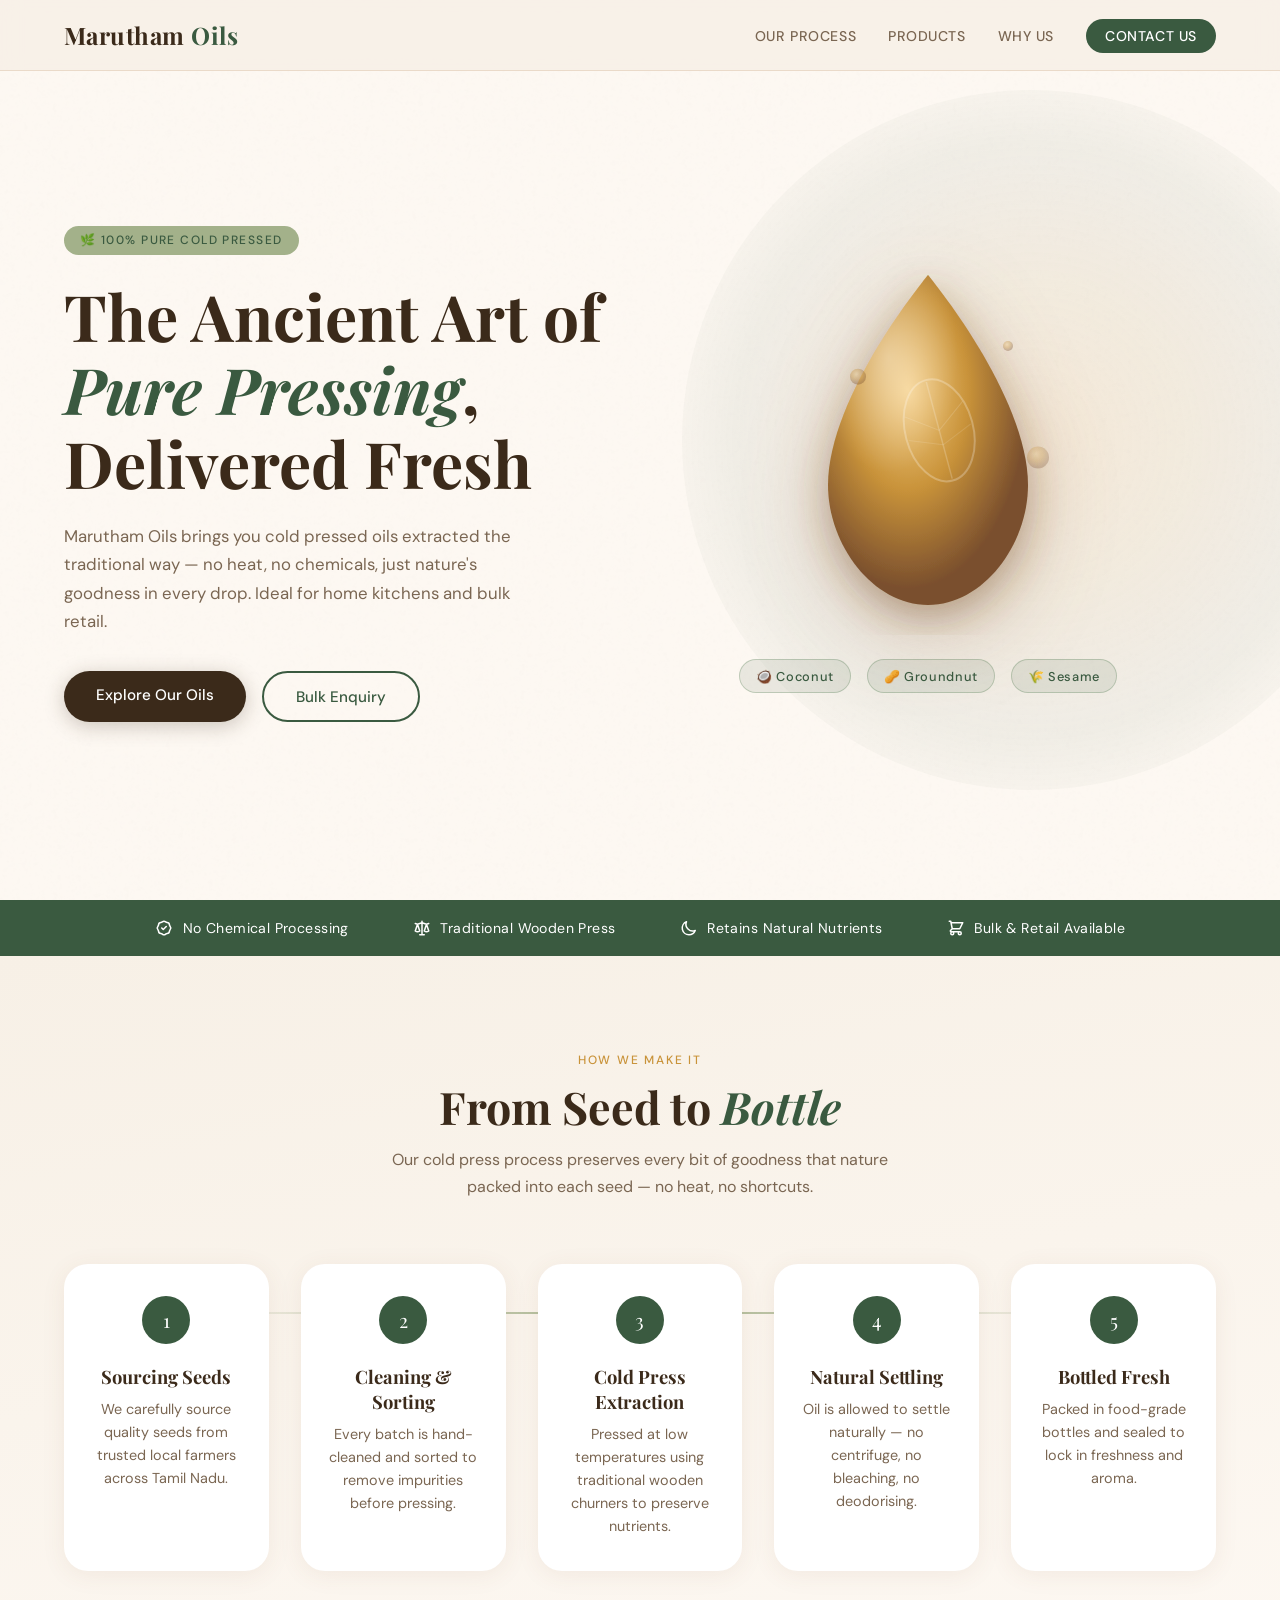
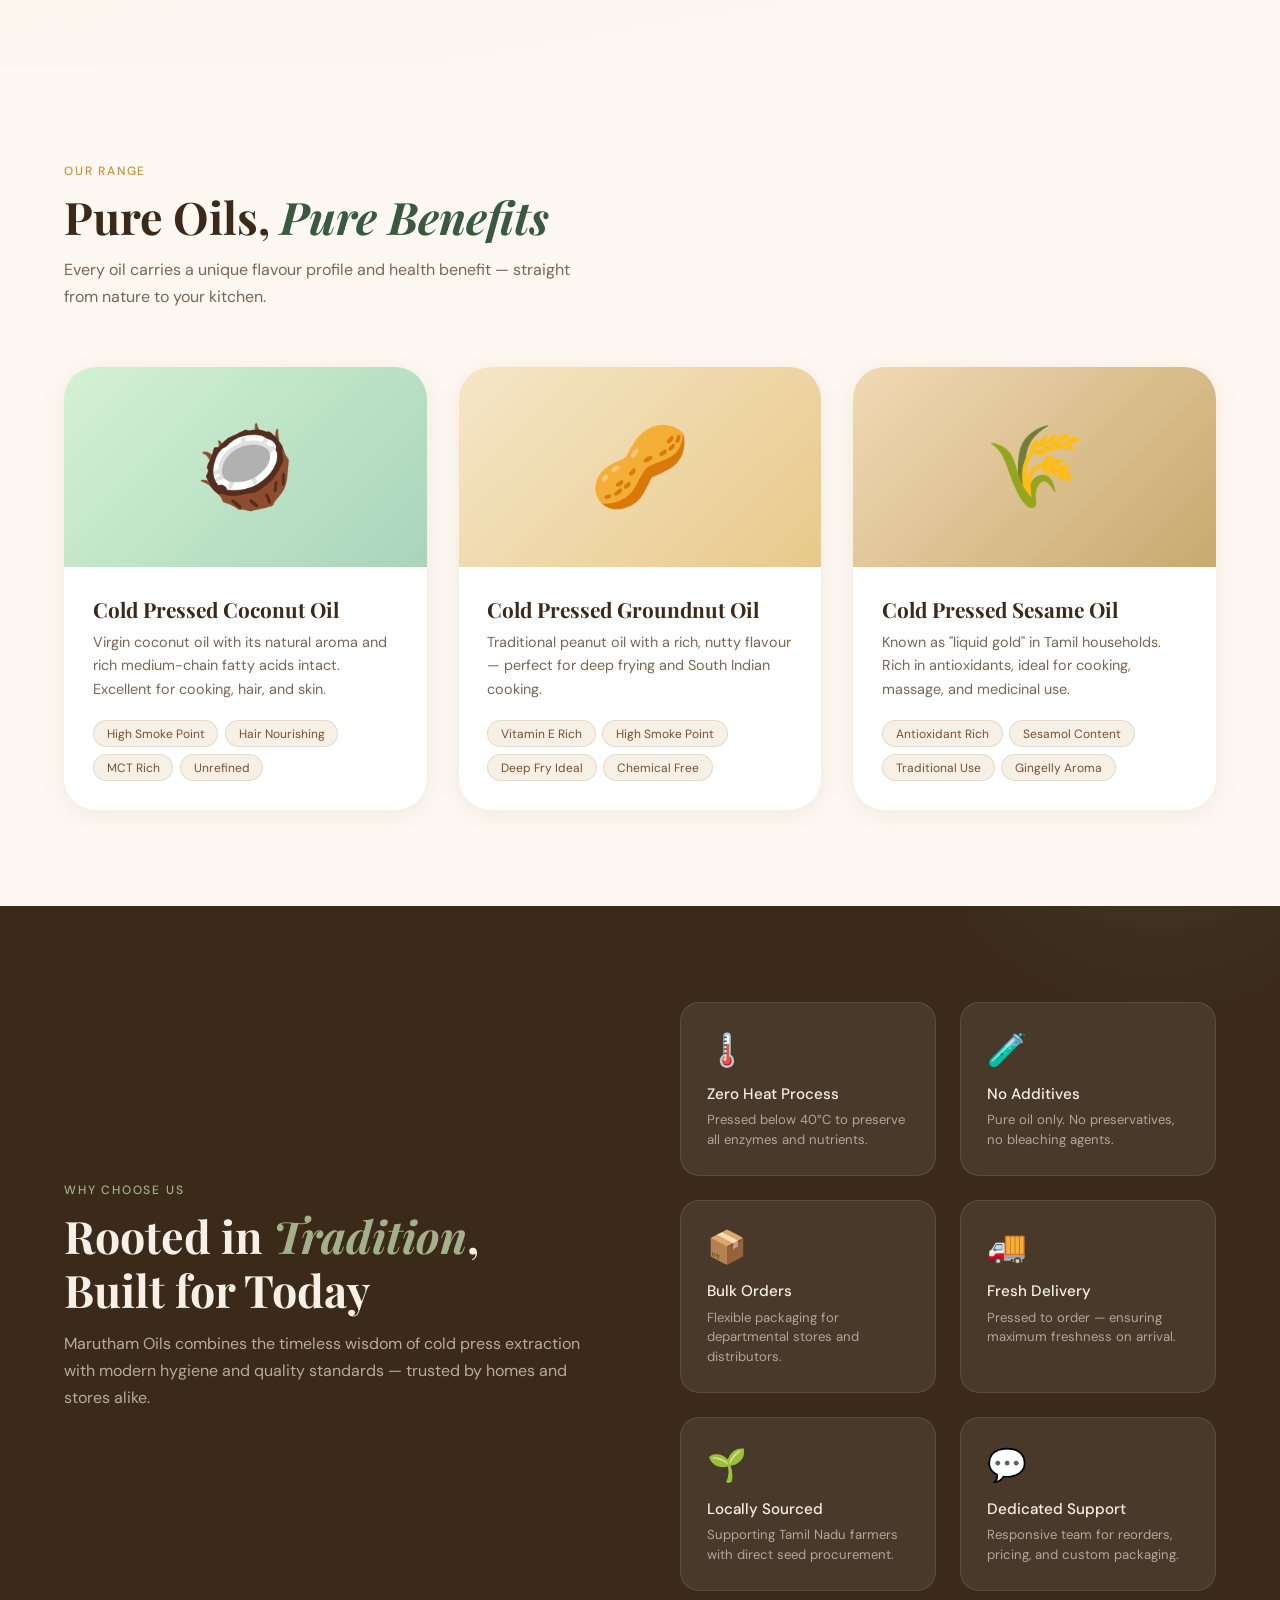
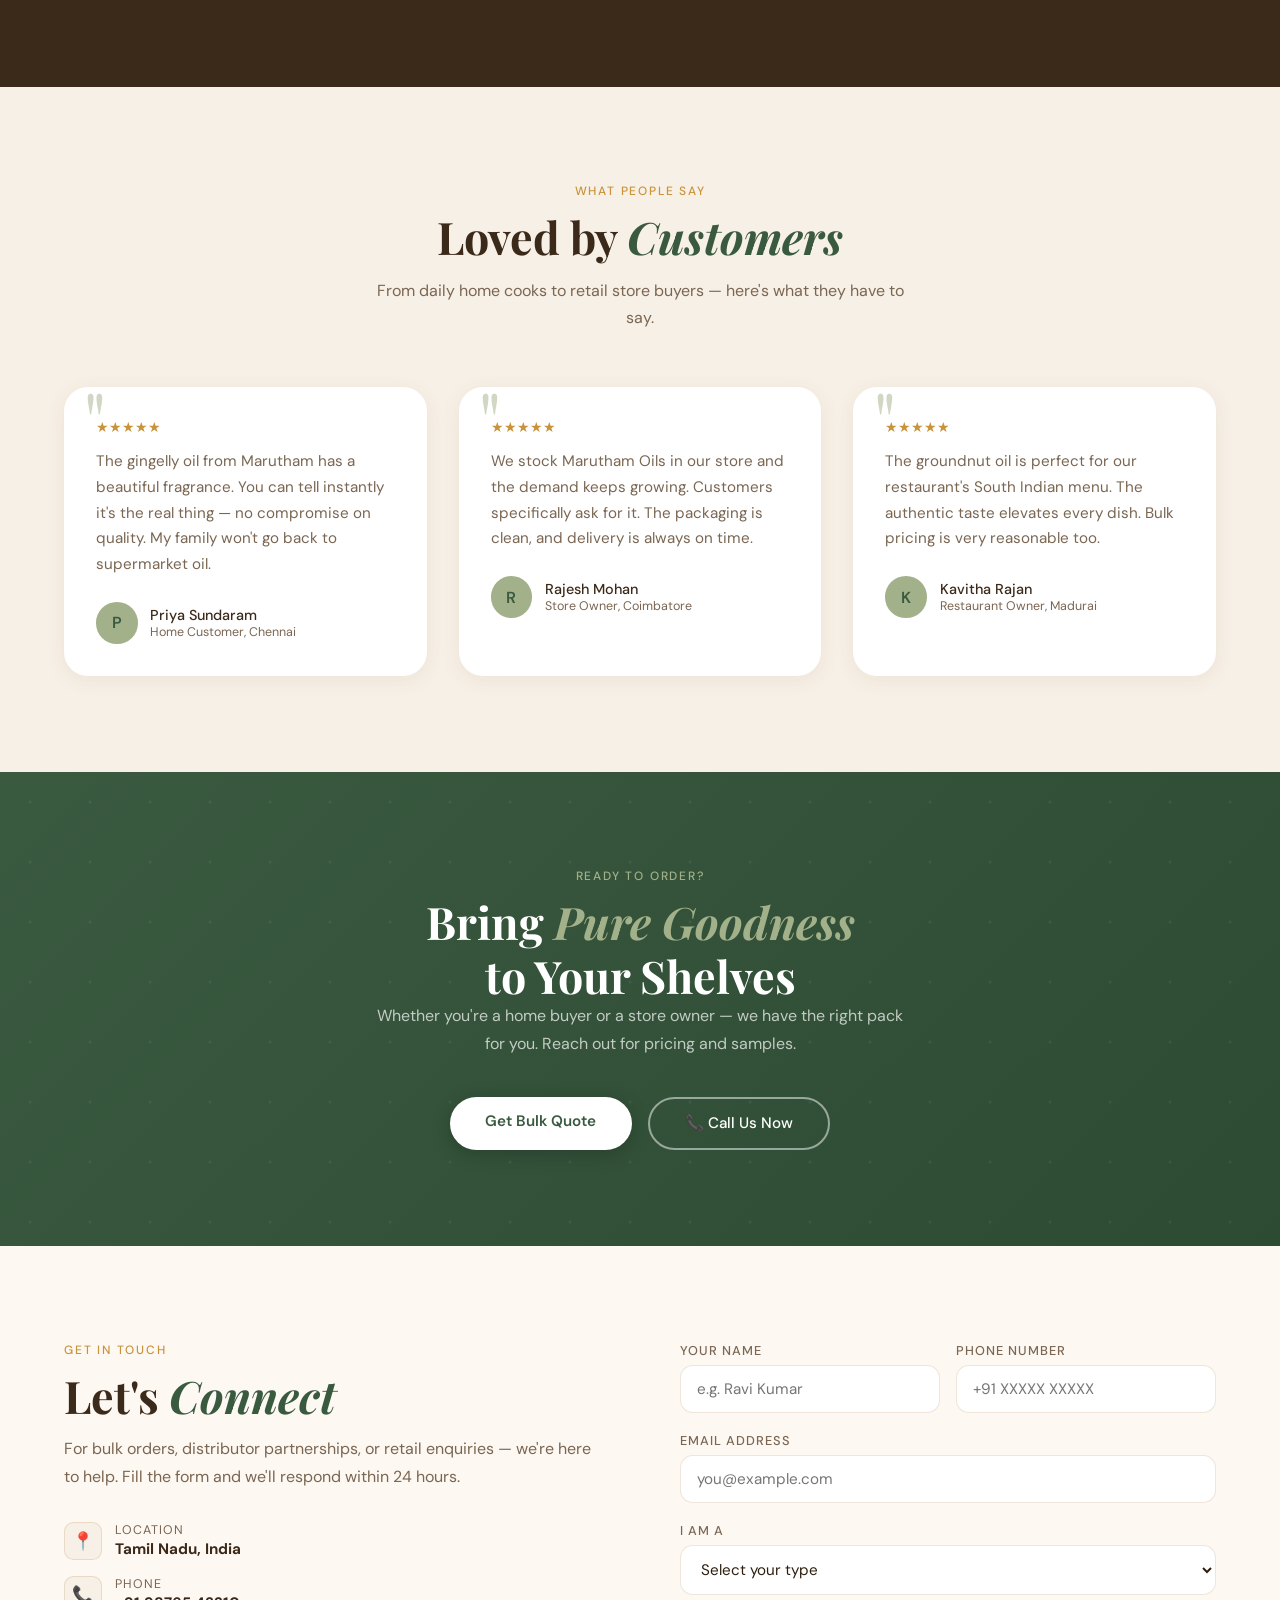
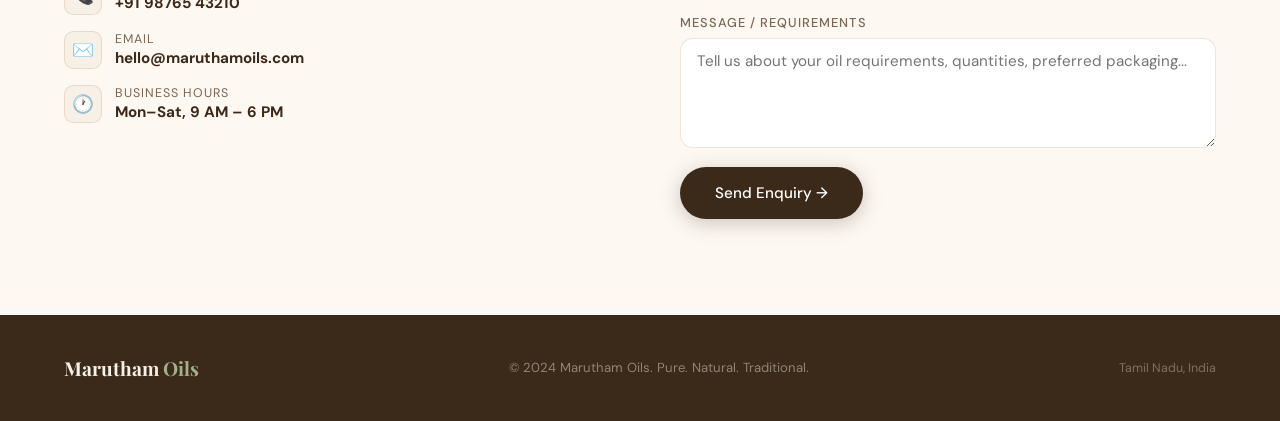
<file: cluade-website/index.html>
<!DOCTYPE html>
<html lang="en">
<head>
    <link rel="stylesheet" href="index.css">
<meta charset="UTF-8" />
<meta name="viewport" content="width=device-width, initial-scale=1.0"/>
<title>Marutham Oils – Pure Cold Pressed Goodness</title>
<link href="https://fonts.googleapis.com/css2?family=Playfair+Display:ital,wght@0,500;0,700;1,500&family=DM+Sans:wght@300;400;500&display=swap" rel="stylesheet"/>
</head>
<body>
    
<!-- NAV -->
<nav>
  <div class="nav-logo">Marutham <span>Oils</span></div>
  <ul class="nav-links">
    <li><a href="#process">Our Process</a></li>
    <li><a href="#products">Products</a></li>
    <li><a href="#why">Why Us</a></li>
    <li><a href="#contact" class="nav-cta">Contact Us</a></li>
  </ul>
</nav>

<!-- HERO -->
<section class="hero">
  <div class="hero-bg-circle"></div>
  <div class="hero-left">
    <div class="hero-tag">🌿 100% Pure Cold Pressed</div>
    <h1>The Ancient Art of<br><em>Pure Pressing</em>,<br>Delivered Fresh</h1>
    <p class="hero-sub">Marutham Oils brings you cold pressed oils extracted the traditional way — no heat, no chemicals, just nature's goodness in every drop. Ideal for home kitchens and bulk retail.</p>
    <div class="hero-btns">
      <a href="#products" class="btn-primary">Explore Our Oils</a>
      <a href="#contact" class="btn-outline">Bulk Enquiry</a>
    </div>
  </div>
  <div class="hero-right">
    <div class="hero-illustration">
      <div class="drop-container">
        <svg class="drop-svg" viewBox="0 0 320 380" xmlns="http://www.w3.org/2000/svg">
          <defs>
            <radialGradient id="oilGrad" cx="40%" cy="35%" r="60%">
              <stop offset="0%" stop-color="#f5d08a"/>
              <stop offset="50%" stop-color="#c9933a"/>
              <stop offset="100%" stop-color="#7a4f2d"/>
            </radialGradient>
            <radialGradient id="shimmer" cx="30%" cy="25%" r="35%">
              <stop offset="0%" stop-color="#fff" stop-opacity="0.35"/>
              <stop offset="100%" stop-color="#fff" stop-opacity="0"/>
            </radialGradient>
            <filter id="dropShadow" x="-20%" y="-10%" width="140%" height="140%">
              <feDropShadow dx="0" dy="12" stdDeviation="18" flood-color="#7a4f2d" flood-opacity="0.35"/>
            </filter>
          </defs>
          <!-- Drop shape -->
          <path d="M160 20 C160 20 60 140 60 230 C60 290 105 350 160 350 C215 350 260 290 260 230 C260 140 160 20 160 20 Z"
                fill="url(#oilGrad)" filter="url(#dropShadow)"/>
          <!-- Shimmer -->
          <path d="M160 20 C160 20 60 140 60 230 C60 290 105 350 160 350 C215 350 260 290 260 230 C260 140 160 20 160 20 Z"
                fill="url(#shimmer)"/>
          <!-- Inner leaf motif -->
          <g transform="translate(110, 140) rotate(-15)">
            <ellipse cx="50" cy="50" rx="34" ry="52" fill="none" stroke="rgba(255,255,255,0.25)" stroke-width="2"/>
            <line x1="50" y1="0" x2="50" y2="100" stroke="rgba(255,255,255,0.2)" stroke-width="1.5"/>
            <line x1="20" y1="28" x2="50" y2="50" stroke="rgba(255,255,255,0.15)" stroke-width="1"/>
            <line x1="80" y1="28" x2="50" y2="50" stroke="rgba(255,255,255,0.15)" stroke-width="1"/>
            <line x1="18" y1="52" x2="50" y2="65" stroke="rgba(255,255,255,0.12)" stroke-width="1"/>
            <line x1="82" y1="52" x2="50" y2="65" stroke="rgba(255,255,255,0.12)" stroke-width="1"/>
          </g>
          <!-- Oil droplets -->
          <circle cx="90" cy="120" r="8" fill="url(#oilGrad)" opacity="0.6">
            <animate attributeName="cy" from="110" to="130" dur="3s" repeatCount="indefinite" calcMode="spline" keySplines="0.4 0 0.2 1"/>
            <animate attributeName="opacity" from="0.6" to="0.2" dur="3s" repeatCount="indefinite"/>
          </circle>
          <circle cx="240" cy="90" r="5" fill="url(#oilGrad)" opacity="0.5">
            <animate attributeName="cy" from="80" to="105" dur="4s" repeatCount="indefinite" calcMode="spline" keySplines="0.4 0 0.2 1"/>
            <animate attributeName="opacity" from="0.5" to="0.15" dur="4s" repeatCount="indefinite"/>
          </circle>
          <circle cx="270" cy="200" r="11" fill="url(#oilGrad)" opacity="0.45">
            <animate attributeName="cy" from="190" to="215" dur="3.5s" repeatCount="indefinite" calcMode="spline" keySplines="0.4 0 0.2 1"/>
            <animate attributeName="opacity" from="0.45" to="0.1" dur="3.5s" repeatCount="indefinite"/>
          </circle>
        </svg>
      </div>
      <div class="hero-badges">
        <span class="badge">🥥 Coconut</span>
        <span class="badge">🥜 Groundnut</span>
        <span class="badge">🌾 Sesame</span>
      </div>
    </div>
  </div>
</section>

<!-- TRUST BAR -->
<div class="trust-bar">
  <div class="trust-item">
    <svg width="18" height="18" fill="none" viewBox="0 0 24 24"><path stroke="#fff" stroke-width="2" stroke-linecap="round" stroke-linejoin="round" d="M9 12l2 2 4-4M7.835 4.697a3.42 3.42 0 001.946-.806 3.42 3.42 0 014.438 0 3.42 3.42 0 001.946.806 3.42 3.42 0 013.138 3.138 3.42 3.42 0 00.806 1.946 3.42 3.42 0 010 4.438 3.42 3.42 0 00-.806 1.946 3.42 3.42 0 01-3.138 3.138 3.42 3.42 0 00-1.946.806 3.42 3.42 0 01-4.438 0 3.42 3.42 0 00-1.946-.806 3.42 3.42 0 01-3.138-3.138 3.42 3.42 0 00-.806-1.946 3.42 3.42 0 010-4.438 3.42 3.42 0 00.806-1.946 3.42 3.42 0 013.138-3.138z"/></svg>
    No Chemical Processing
  </div>
  <div class="trust-item">
    <svg width="18" height="18" fill="none" viewBox="0 0 24 24"><path stroke="#fff" stroke-width="2" stroke-linecap="round" stroke-linejoin="round" d="M3 6l3 1m0 0l-3 9a5.002 5.002 0 006.001 0M6 7l3 9M6 7l6-2m6 2l3-1m-3 1l-3 9a5.002 5.002 0 006.001 0M18 7l3 9m-3-9l-6-2m0-2v2m0 16V5m0 16H9m3 0h3"/></svg>
    Traditional Wooden Press
  </div>
  <div class="trust-item">
    <svg width="18" height="18" fill="none" viewBox="0 0 24 24"><path stroke="#fff" stroke-width="2" stroke-linecap="round" stroke-linejoin="round" d="M20.354 15.354A9 9 0 018.646 3.646 9.003 9.003 0 0012 21a9.003 9.003 0 008.354-5.646z"/></svg>
    Retains Natural Nutrients
  </div>
  <div class="trust-item">
    <svg width="18" height="18" fill="none" viewBox="0 0 24 24"><path stroke="#fff" stroke-width="2" stroke-linecap="round" stroke-linejoin="round" d="M3 3h2l.4 2M7 13h10l4-8H5.4M7 13L5.4 5M7 13l-2.293 2.293c-.63.63-.184 1.707.707 1.707H17m0 0a2 2 0 100 4 2 2 0 000-4zm-8 2a2 2 0 11-4 0 2 2 0 014 0z"/></svg>
    Bulk & Retail Available
  </div>
</div>

<!-- PROCESS -->
<section class="process" id="process">
  <div class="process-header">
    <div class="section-label">How We Make It</div>
    <h2 class="section-title">From Seed to <em>Bottle</em></h2>
    <p class="section-sub">Our cold press process preserves every bit of goodness that nature packed into each seed — no heat, no shortcuts.</p>
  </div>
  <div class="process-steps">
    <div class="step">
      <div class="step-num">1</div>
      <h3>Sourcing Seeds</h3>
      <p>We carefully source quality seeds from trusted local farmers across Tamil Nadu.</p>
    </div>
    <div class="step">
      <div class="step-num">2</div>
      <h3>Cleaning & Sorting</h3>
      <p>Every batch is hand-cleaned and sorted to remove impurities before pressing.</p>
    </div>
    <div class="step">
      <div class="step-num">3</div>
      <h3>Cold Press Extraction</h3>
      <p>Pressed at low temperatures using traditional wooden churners to preserve nutrients.</p>
    </div>
    <div class="step">
      <div class="step-num">4</div>
      <h3>Natural Settling</h3>
      <p>Oil is allowed to settle naturally — no centrifuge, no bleaching, no deodorising.</p>
    </div>
    <div class="step">
      <div class="step-num">5</div>
      <h3>Bottled Fresh</h3>
      <p>Packed in food-grade bottles and sealed to lock in freshness and aroma.</p>
    </div>
  </div>
</section>

<!-- PRODUCTS -->
<section class="products" id="products">
  <div class="products-header">
    <div class="section-label">Our Range</div>
    <h2 class="section-title">Pure Oils, <em>Pure Benefits</em></h2>
    <p class="section-sub">Every oil carries a unique flavour profile and health benefit — straight from nature to your kitchen.</p>
  </div>
  <div class="products-grid">
    <!-- Coconut -->
    <div class="product-card">
      <div class="product-img product-img-coconut">🥥</div>
      <div class="product-body">
        <h3>Cold Pressed Coconut Oil</h3>
        <p>Virgin coconut oil with its natural aroma and rich medium-chain fatty acids intact. Excellent for cooking, hair, and skin.</p>
        <div class="product-benefits">
          <span class="pill">High Smoke Point</span>
          <span class="pill">Hair Nourishing</span>
          <span class="pill">MCT Rich</span>
          <span class="pill">Unrefined</span>
        </div>
      </div>
    </div>
    <!-- Groundnut -->
    <div class="product-card">
      <div class="product-img product-img-groundnut">🥜</div>
      <div class="product-body">
        <h3>Cold Pressed Groundnut Oil</h3>
        <p>Traditional peanut oil with a rich, nutty flavour — perfect for deep frying and South Indian cooking.</p>
        <div class="product-benefits">
          <span class="pill">Vitamin E Rich</span>
          <span class="pill">High Smoke Point</span>
          <span class="pill">Deep Fry Ideal</span>
          <span class="pill">Chemical Free</span>
        </div>
      </div>
    </div>
    <!-- Sesame -->
    <div class="product-card">
      <div class="product-img product-img-sesame">🌾</div>
      <div class="product-body">
        <h3>Cold Pressed Sesame Oil</h3>
        <p>Known as "liquid gold" in Tamil households. Rich in antioxidants, ideal for cooking, massage, and medicinal use.</p>
        <div class="product-benefits">
          <span class="pill">Antioxidant Rich</span>
          <span class="pill">Sesamol Content</span>
          <span class="pill">Traditional Use</span>
          <span class="pill">Gingelly Aroma</span>
        </div>
      </div>
    </div>
  </div>
</section>

<!-- WHY US -->
<section class="why" id="why">
  <div class="why-inner">
    <div class="why-left">
      <div class="section-label">Why Choose Us</div>
      <h2 class="section-title">Rooted in <em>Tradition</em>,<br>Built for Today</h2>
      <p class="section-sub">Marutham Oils combines the timeless wisdom of cold press extraction with modern hygiene and quality standards — trusted by homes and stores alike.</p>
    </div>
    <div class="why-right">
      <div class="why-card">
        <div class="icon">🌡️</div>
        <h4>Zero Heat Process</h4>
        <p>Pressed below 40°C to preserve all enzymes and nutrients.</p>
      </div>
      <div class="why-card">
        <div class="icon">🧪</div>
        <h4>No Additives</h4>
        <p>Pure oil only. No preservatives, no bleaching agents.</p>
      </div>
      <div class="why-card">
        <div class="icon">📦</div>
        <h4>Bulk Orders</h4>
        <p>Flexible packaging for departmental stores and distributors.</p>
      </div>
      <div class="why-card">
        <div class="icon">🚚</div>
        <h4>Fresh Delivery</h4>
        <p>Pressed to order — ensuring maximum freshness on arrival.</p>
      </div>
      <div class="why-card">
        <div class="icon">🌱</div>
        <h4>Locally Sourced</h4>
        <p>Supporting Tamil Nadu farmers with direct seed procurement.</p>
      </div>
      <div class="why-card">
        <div class="icon">💬</div>
        <h4>Dedicated Support</h4>
        <p>Responsive team for reorders, pricing, and custom packaging.</p>
      </div>
    </div>
  </div>
</section>

<!-- TESTIMONIALS -->
<section class="testimonials">
  <div class="test-header">
    <div class="section-label">What People Say</div>
    <h2 class="section-title">Loved by <em>Customers</em></h2>
    <p class="section-sub">From daily home cooks to retail store buyers — here's what they have to say.</p>
  </div>
  <div class="test-grid">
    <div class="test-card">
      <div class="stars">★★★★★</div>
      <p class="test-text">The gingelly oil from Marutham has a beautiful fragrance. You can tell instantly it's the real thing — no compromise on quality. My family won't go back to supermarket oil.</p>
      <div class="test-author">
        <div class="avatar">P</div>
        <div>
          <div class="author-name">Priya Sundaram</div>
          <div class="author-role">Home Customer, Chennai</div>
        </div>
      </div>
    </div>
    <div class="test-card">
      <div class="stars">★★★★★</div>
      <p class="test-text">We stock Marutham Oils in our store and the demand keeps growing. Customers specifically ask for it. The packaging is clean, and delivery is always on time.</p>
      <div class="test-author">
        <div class="avatar">R</div>
        <div>
          <div class="author-name">Rajesh Mohan</div>
          <div class="author-role">Store Owner, Coimbatore</div>
        </div>
      </div>
    </div>
    <div class="test-card">
      <div class="stars">★★★★★</div>
      <p class="test-text">The groundnut oil is perfect for our restaurant's South Indian menu. The authentic taste elevates every dish. Bulk pricing is very reasonable too.</p>
      <div class="test-author">
        <div class="avatar">K</div>
        <div>
          <div class="author-name">Kavitha Rajan</div>
          <div class="author-role">Restaurant Owner, Madurai</div>
        </div>
      </div>
    </div>
  </div>
</section>

<!-- CTA -->
<section class="cta-section">
  <div class="section-label" style="color:var(--green-light);">Ready to Order?</div>
  <h2 class="section-title">Bring <em>Pure Goodness</em><br>to Your Shelves</h2>
  <p class="section-sub">Whether you're a home buyer or a store owner — we have the right pack for you. Reach out for pricing and samples.</p>
  <div class="cta-btns">
    <a href="#contact" class="btn-light">Get Bulk Quote</a>
    <a href="tel:+919876543210" class="btn-ghost">📞 Call Us Now</a>
  </div>
</section>

<!-- CONTACT -->
<section class="contact" id="contact">
  <div class="contact-info">
    <div class="section-label">Get In Touch</div>
    <h2 class="section-title">Let's <em>Connect</em></h2>
    <p class="section-sub">For bulk orders, distributor partnerships, or retail enquiries — we're here to help. Fill the form and we'll respond within 24 hours.</p>
    <div class="contact-details">
      <div class="contact-item">
        <div class="contact-item-icon">📍</div>
        <div class="contact-item-text">
          <span>Location</span>
          <strong>Tamil Nadu, India</strong>
        </div>
      </div>
      <div class="contact-item">
        <div class="contact-item-icon">📞</div>
        <div class="contact-item-text">
          <span>Phone</span>
          <strong>+91 98765 43210</strong>
        </div>
      </div>
      <div class="contact-item">
        <div class="contact-item-icon">✉️</div>
        <div class="contact-item-text">
          <span>Email</span>
          <strong>hello@maruthamoils.com</strong>
        </div>
      </div>
      <div class="contact-item">
        <div class="contact-item-icon">🕐</div>
        <div class="contact-item-text">
          <span>Business Hours</span>
          <strong>Mon–Sat, 9 AM – 6 PM</strong>
        </div>
      </div>
    </div>
  </div>
  <div>
    <form class="contact-form" onsubmit="handleSubmit(event)">
      <div class="form-row">
        <div class="form-group">
          <label>Your Name</label>
          <input type="text" placeholder="e.g. Ravi Kumar" required/>
        </div>
        <div class="form-group">
          <label>Phone Number</label>
          <input type="tel" placeholder="+91 XXXXX XXXXX" required/>
        </div>
      </div>
      <div class="form-group">
        <label>Email Address</label>
        <input type="email" placeholder="you@example.com"/>
      </div>
      <div class="form-group">
        <label>I Am A</label>
        <select>
          <option value="">Select your type</option>
          <option>Home Customer</option>
          <option>Departmental Store Owner</option>
          <option>Distributor / Wholesaler</option>
          <option>Restaurant / Hotel Owner</option>
          <option>Other</option>
        </select>
      </div>
      <div class="form-group">
        <label>Message / Requirements</label>
        <textarea placeholder="Tell us about your oil requirements, quantities, preferred packaging..."></textarea>
      </div>
      <button type="submit" class="btn-submit">Send Enquiry →</button>
    </form>
  </div>
</section>

<!-- FOOTER -->
<footer>
  <div class="footer-logo">Marutham <span>Oils</span></div>
  <p>© 2024 Marutham Oils. Pure. Natural. Traditional.</p>
  <p style="font-size:0.78rem;color:rgba(247,240,230,0.35);">Tamil Nadu, India</p>
</footer>

<script src="index.js"> </script>
</body>
</html>
</file>
<file: cluade-website/index.css>
:root {
    --cream: #f7f0e6;
    --warm-white: #fdf8f2;
    --brown-dark: #3b2a1a;
    --brown-mid: #7a4f2d;
    --brown-light: #b07d4e;
    --green-deep: #3a5a40;
    --green-mid: #588157;
    --green-light: #a3b18a;
    --gold: #c9933a;
    --text-main: #2e1f0f;
    --text-muted: #7a6652;
  }

  * { margin: 0; padding: 0; box-sizing: border-box; }

  html { scroll-behavior: smooth; }

  body {
    font-family: 'DM Sans', sans-serif;
    background: var(--warm-white);
    color: var(--text-main);
    overflow-x: hidden;
  }

  /* ── NOISE TEXTURE OVERLAY ── */
  body::before {
    content: '';
    position: fixed; inset: 0;
    background-image: url("data:image/svg+xml,%3Csvg viewBox='0 0 200 200' xmlns='http://www.w3.org/2000/svg'%3E%3Cfilter id='n'%3E%3CfeTurbulence type='fractalNoise' baseFrequency='0.75' numOctaves='4' stitchTiles='stitch'/%3E%3C/filter%3E%3Crect width='100%25' height='100%25' filter='url(%23n)' opacity='0.03'/%3E%3C/svg%3E");
    pointer-events: none; z-index: 0;
    opacity: 0.5;
  }

  /* ── NAV ── */
  nav {
    position: fixed; top: 0; width: 100%; z-index: 100;
    display: flex; align-items: center; justify-content: space-between;
    padding: 1.2rem 5%;
    background: rgba(247,240,230,0.88);
    backdrop-filter: blur(10px);
    border-bottom: 1px solid rgba(176,125,78,0.2);
  }
  .nav-logo {
    font-family: 'Playfair Display', serif;
    font-size: 1.5rem; font-weight: 700;
    color: var(--brown-dark);
    letter-spacing: 0.02em;
  }
  .nav-logo span { color: var(--green-deep); }
  .nav-links { display: flex; gap: 2rem; list-style: none; }
  .nav-links a {
    text-decoration: none; font-size: 0.88rem;
    color: var(--text-muted); font-weight: 500; letter-spacing: 0.04em;
    text-transform: uppercase; transition: color 0.3s;
  }
  .nav-links a:hover { color: var(--brown-mid); }
  .nav-cta {
    background: var(--green-deep); color: #fff !important;
    padding: 0.5rem 1.2rem; border-radius: 2rem; transition: background 0.3s !important;
  }
  .nav-cta:hover { background: var(--green-mid) !important; }

  /* ── HERO ── */
  .hero {
    min-height: 100vh;
    display: grid; grid-template-columns: 1fr 1fr;
    align-items: center;
    padding: 7rem 5% 4rem;
    position: relative; overflow: hidden;
  }
  .hero-bg-circle {
    position: absolute; right: -8%; top: 10%;
    width: 55vw; height: 55vw; max-width: 700px; max-height: 700px;
    border-radius: 50%;
    background: radial-gradient(circle, #d4a96a33 0%, #3a5a4011 60%, transparent 80%);
    z-index: 0;
    animation: pulseCircle 6s ease-in-out infinite;
  }
  @keyframes pulseCircle {
    0%,100% { transform: scale(1); opacity: 0.8; }
    50% { transform: scale(1.05); opacity: 1; }
  }
  .hero-left { position: relative; z-index: 1; }
  .hero-tag {
    display: inline-block;
    background: var(--green-light); color: var(--green-deep);
    font-size: 0.75rem; font-weight: 500; letter-spacing: 0.12em;
    text-transform: uppercase; padding: 0.4rem 1rem; border-radius: 2rem;
    margin-bottom: 1.5rem;
    animation: fadeUp 0.8s ease both;
  }
  .hero h1 {
    font-family: 'Playfair Display', serif;
    font-size: clamp(2.8rem, 5vw, 4.2rem);
    line-height: 1.15; color: var(--brown-dark);
    animation: fadeUp 0.8s 0.15s ease both;
  }
  .hero h1 em { color: var(--green-deep); font-style: italic; }
  .hero-sub {
    margin-top: 1.4rem; font-size: 1.05rem; line-height: 1.7;
    color: var(--text-muted); max-width: 460px;
    animation: fadeUp 0.8s 0.3s ease both;
  }
  .hero-btns {
    display: flex; gap: 1rem; margin-top: 2.2rem; flex-wrap: wrap;
    animation: fadeUp 0.8s 0.45s ease both;
  }
  .btn-primary {
    background: var(--brown-dark); color: #fff;
    padding: 0.85rem 2rem; border-radius: 3rem; font-size: 0.95rem;
    font-weight: 500; text-decoration: none; transition: transform 0.2s, box-shadow 0.2s;
    box-shadow: 0 4px 20px rgba(59,42,26,0.25);
  }
  .btn-primary:hover { transform: translateY(-2px); box-shadow: 0 8px 28px rgba(59,42,26,0.3); }
  .btn-outline {
    border: 2px solid var(--green-deep); color: var(--green-deep);
    padding: 0.85rem 2rem; border-radius: 3rem; font-size: 0.95rem;
    font-weight: 500; text-decoration: none; transition: all 0.2s;
  }
  .btn-outline:hover { background: var(--green-deep); color: #fff; }

  .hero-right {
    position: relative; z-index: 1;
    display: flex; justify-content: center; align-items: center;
    animation: fadeIn 1.2s 0.3s ease both;
  }
  .hero-illustration {
    width: 100%; max-width: 460px;
    position: relative;
  }
  /* Big decorative oil drop SVG */
  .drop-container {
    position: relative; width: 320px; height: 380px; margin: auto;
  }
  .drop-svg { width: 100%; height: 100%; filter: drop-shadow(0 20px 40px rgba(122,79,45,0.3)); }
  .hero-badges {
    display: flex; gap: 1rem; justify-content: center; flex-wrap: wrap;
    margin-top: 1.5rem;
  }
  .badge {
    background: rgba(58,90,64,0.1); color: var(--green-deep);
    padding: 0.45rem 1rem; border-radius: 2rem;
    font-size: 0.8rem; font-weight: 500; letter-spacing: 0.05em;
    border: 1px solid rgba(88,129,87,0.3);
  }

  /* ── TRUST BAR ── */
  .trust-bar {
    background: var(--green-deep);
    padding: 1.2rem 5%;
    display: flex; justify-content: center; gap: 4rem; flex-wrap: wrap;
  }
  .trust-item {
    display: flex; align-items: center; gap: 0.6rem;
    color: #fff; font-size: 0.88rem; font-weight: 400; letter-spacing: 0.03em;
  }
  .trust-item svg { flex-shrink: 0; }

  /* ── SECTION COMMONS ── */
  section { position: relative; }
  .section-label {
    font-size: 0.75rem; font-weight: 500; letter-spacing: 0.15em;
    text-transform: uppercase; color: var(--gold);
    margin-bottom: 0.7rem;
  }
  .section-title {
    font-family: 'Playfair Display', serif;
    font-size: clamp(2rem, 3.5vw, 2.8rem);
    line-height: 1.2; color: var(--brown-dark);
  }
  .section-title em { color: var(--green-deep); font-style: italic; }
  .section-sub {
    font-size: 1rem; color: var(--text-muted); line-height: 1.7;
    max-width: 540px; margin-top: 0.8rem;
  }

  /* ── PROCESS ── */
  .process {
    padding: 6rem 5%;
    background: linear-gradient(170deg, var(--cream) 0%, var(--warm-white) 100%);
  }
  .process-header { text-align: center; margin-bottom: 4rem; }
  .process-header .section-sub { margin: 0.8rem auto 0; }
  .process-steps {
    display: grid; grid-template-columns: repeat(auto-fit, minmax(200px, 1fr));
    gap: 2rem; position: relative;
  }
  .process-steps::before {
    content: '';
    position: absolute; top: 3rem; left: 10%; right: 10%; height: 2px;
    background: linear-gradient(90deg, transparent, var(--green-light), transparent);
  }
  .step {
    text-align: center; padding: 2rem 1.5rem;
    background: #fff; border-radius: 1.5rem;
    box-shadow: 0 4px 24px rgba(122,79,45,0.08);
    transition: transform 0.3s, box-shadow 0.3s;
    position: relative;
  }
  .step:hover { transform: translateY(-6px); box-shadow: 0 12px 40px rgba(122,79,45,0.15); }
  .step-num {
    width: 3rem; height: 3rem; border-radius: 50%;
    background: var(--green-deep); color: #fff;
    font-family: 'Playfair Display', serif; font-size: 1.2rem;
    display: flex; align-items: center; justify-content: center;
    margin: 0 auto 1.2rem;
  }
  .step h3 {
    font-family: 'Playfair Display', serif; font-size: 1.15rem;
    color: var(--brown-dark); margin-bottom: 0.6rem;
  }
  .step p { font-size: 0.9rem; color: var(--text-muted); line-height: 1.6; }

  /* ── PRODUCTS ── */
  .products {
    padding: 6rem 5%;
    background: var(--warm-white);
  }
  .products-header { margin-bottom: 3.5rem; }
  .products-grid {
    display: grid; grid-template-columns: repeat(auto-fit, minmax(280px, 1fr));
    gap: 2rem;
  }
  .product-card {
    border-radius: 2rem; overflow: hidden;
    background: #fff;
    box-shadow: 0 4px 24px rgba(122,79,45,0.09);
    transition: transform 0.3s, box-shadow 0.3s;
    cursor: default;
  }
  .product-card:hover { transform: translateY(-8px); box-shadow: 0 16px 50px rgba(122,79,45,0.18); }
  .product-img {
    height: 200px; display: flex; align-items: center; justify-content: center;
    font-size: 5rem;
    position: relative; overflow: hidden;
  }
  .product-img-coconut { background: linear-gradient(135deg, #d4f1d4, #a8d5ba); }
  .product-img-groundnut { background: linear-gradient(135deg, #f5e6c8, #e8c98a); }
  .product-img-sesame { background: linear-gradient(135deg, #f0d9b5, #c8a96e); }
  .product-body { padding: 1.8rem; }
  .product-body h3 {
    font-family: 'Playfair Display', serif; font-size: 1.3rem;
    color: var(--brown-dark); margin-bottom: 0.5rem;
  }
  .product-body p { font-size: 0.9rem; color: var(--text-muted); line-height: 1.6; margin-bottom: 1.2rem; }
  .product-benefits { display: flex; flex-wrap: wrap; gap: 0.4rem; }
  .pill {
    background: var(--cream); color: var(--brown-mid);
    font-size: 0.75rem; padding: 0.3rem 0.8rem; border-radius: 2rem;
    border: 1px solid rgba(176,125,78,0.2);
  }

  /* ── WHY US ── */
  .why {
    padding: 6rem 5%;
    background: var(--brown-dark);
    position: relative; overflow: hidden;
  }
  .why::before {
    content: '';
    position: absolute; top: -50%; right: -10%;
    width: 500px; height: 500px; border-radius: 50%;
    background: radial-gradient(circle, rgba(88,129,87,0.2) 0%, transparent 70%);
  }
  .why-inner {
    display: grid; grid-template-columns: 1fr 1fr; gap: 5rem; align-items: center;
    position: relative; z-index: 1;
  }
  .why-left .section-label { color: var(--green-light); }
  .why-left .section-title { color: var(--cream); }
  .why-left .section-title em { color: var(--green-light); }
  .why-left .section-sub { color: rgba(247,240,230,0.65); }
  .why-right { display: grid; grid-template-columns: 1fr 1fr; gap: 1.5rem; }
  .why-card {
    background: rgba(255,255,255,0.07);
    border: 1px solid rgba(255,255,255,0.1);
    border-radius: 1.2rem; padding: 1.6rem;
    transition: background 0.3s;
  }
  .why-card:hover { background: rgba(255,255,255,0.12); }
  .why-card .icon { font-size: 2rem; margin-bottom: 0.8rem; }
  .why-card h4 { color: var(--cream); font-size: 0.95rem; font-weight: 500; margin-bottom: 0.4rem; }
  .why-card p { color: rgba(247,240,230,0.6); font-size: 0.82rem; line-height: 1.5; }

  /* ── TESTIMONIALS ── */
  .testimonials {
    padding: 6rem 5%;
    background: var(--cream);
  }
  .test-header { text-align: center; margin-bottom: 3.5rem; }
  .test-header .section-sub { margin: 0.8rem auto 0; }
  .test-grid { display: grid; grid-template-columns: repeat(auto-fit, minmax(280px, 1fr)); gap: 2rem; }
  .test-card {
    background: #fff; border-radius: 1.5rem;
    padding: 2rem; box-shadow: 0 4px 20px rgba(122,79,45,0.08);
    position: relative;
  }
  .test-card::before {
    content: '"';
    font-family: 'Playfair Display', serif; font-size: 5rem;
    color: var(--green-light); position: absolute;
    top: -0.5rem; left: 1.2rem; line-height: 1;
    opacity: 0.5;
  }
  .test-text { font-size: 0.95rem; color: var(--text-muted); line-height: 1.7; margin-bottom: 1.5rem; }
  .test-author { display: flex; align-items: center; gap: 0.8rem; }
  .avatar {
    width: 2.6rem; height: 2.6rem; border-radius: 50%;
    background: var(--green-light); display: flex; align-items: center; justify-content: center;
    font-weight: 600; color: var(--green-deep); font-size: 1rem;
  }
  .author-name { font-weight: 500; color: var(--brown-dark); font-size: 0.9rem; }
  .author-role { font-size: 0.78rem; color: var(--text-muted); }
  .stars { color: var(--gold); font-size: 0.85rem; margin-bottom: 0.8rem; }

  /* ── CTA ── */
  .cta-section {
    padding: 6rem 5%; text-align: center;
    background: linear-gradient(135deg, var(--green-deep) 0%, #2d4a33 100%);
    position: relative; overflow: hidden;
  }
  .cta-section::before {
    content: '';
    position: absolute; inset: 0;
    background: url("data:image/svg+xml,%3Csvg width='60' height='60' viewBox='0 0 60 60' xmlns='http://www.w3.org/2000/svg'%3E%3Ccircle cx='30' cy='30' r='1.5' fill='rgba(255,255,255,0.06)'/%3E%3C/svg%3E");
  }
  .cta-section .section-title { color: #fff; }
  .cta-section .section-title em { color: var(--green-light); }
  .cta-section .section-sub { color: rgba(255,255,255,0.7); margin: 0 auto 2.5rem; }
  .cta-btns { display: flex; gap: 1rem; justify-content: center; flex-wrap: wrap; position: relative; z-index: 1; }
  .btn-light {
    background: #fff; color: var(--green-deep);
    padding: 0.9rem 2.2rem; border-radius: 3rem; font-size: 0.95rem;
    font-weight: 600; text-decoration: none; transition: all 0.2s;
    box-shadow: 0 4px 20px rgba(0,0,0,0.2);
  }
  .btn-light:hover { transform: translateY(-2px); box-shadow: 0 8px 30px rgba(0,0,0,0.25); }
  .btn-ghost {
    border: 2px solid rgba(255,255,255,0.5); color: #fff;
    padding: 0.9rem 2.2rem; border-radius: 3rem; font-size: 0.95rem;
    font-weight: 500; text-decoration: none; transition: all 0.2s;
  }
  .btn-ghost:hover { background: rgba(255,255,255,0.15); border-color: #fff; }

  /* ── CONTACT ── */
  .contact {
    padding: 6rem 5%;
    background: var(--warm-white);
    display: grid; grid-template-columns: 1fr 1fr; gap: 5rem; align-items: start;
  }
  .contact-info .section-sub { margin-top: 0.8rem; }
  .contact-details { margin-top: 2rem; display: flex; flex-direction: column; gap: 1rem; }
  .contact-item { display: flex; gap: 0.8rem; align-items: flex-start; }
  .contact-item-icon {
    width: 2.4rem; height: 2.4rem; border-radius: 0.6rem;
    background: var(--cream); display: flex; align-items: center; justify-content: center;
    font-size: 1.1rem; flex-shrink: 0;
    border: 1px solid rgba(176,125,78,0.2);
  }
  .contact-item-text span { display: block; font-size: 0.78rem; color: var(--text-muted); text-transform: uppercase; letter-spacing: 0.08em; }
  .contact-item-text strong { font-size: 0.95rem; color: var(--brown-dark); }

  .contact-form { display: flex; flex-direction: column; gap: 1.2rem; }
  .form-row { display: grid; grid-template-columns: 1fr 1fr; gap: 1rem; }
  .form-group { display: flex; flex-direction: column; gap: 0.4rem; }
  .form-group label { font-size: 0.8rem; font-weight: 500; color: var(--text-muted); text-transform: uppercase; letter-spacing: 0.08em; }
  .form-group input, .form-group select, .form-group textarea {
    padding: 0.8rem 1rem; border-radius: 0.8rem;
    border: 1.5px solid rgba(176,125,78,0.2);
    background: #fff; font-family: 'DM Sans', sans-serif;
    font-size: 0.95rem; color: var(--text-main);
    transition: border-color 0.2s, box-shadow 0.2s;
    outline: none;
  }
  .form-group input:focus, .form-group select:focus, .form-group textarea:focus {
    border-color: var(--green-mid);
    box-shadow: 0 0 0 3px rgba(88,129,87,0.15);
  }
  .form-group textarea { resize: vertical; min-height: 110px; }
  .btn-submit {
    background: var(--brown-dark); color: #fff;
    border: none; padding: 1rem 2.2rem; border-radius: 3rem;
    font-family: 'DM Sans', sans-serif; font-size: 0.95rem; font-weight: 500;
    cursor: pointer; transition: transform 0.2s, box-shadow 0.2s;
    box-shadow: 0 4px 20px rgba(59,42,26,0.25); align-self: flex-start;
  }
  .btn-submit:hover { transform: translateY(-2px); box-shadow: 0 8px 30px rgba(59,42,26,0.3); }

  /* ── FOOTER ── */
  footer {
    background: var(--brown-dark);
    padding: 2.5rem 5%;
    display: flex; align-items: center; justify-content: space-between; flex-wrap: gap;
    gap: 1rem;
  }
  .footer-logo {
    font-family: 'Playfair Display', serif; font-size: 1.2rem;
    color: var(--cream); font-weight: 700;
  }
  .footer-logo span { color: var(--green-light); }
  footer p { font-size: 0.82rem; color: rgba(247,240,230,0.45); }

  /* ── ANIMATIONS ── */
  @keyframes fadeUp {
    from { opacity: 0; transform: translateY(24px); }
    to { opacity: 1; transform: translateY(0); }
  }
  @keyframes fadeIn {
    from { opacity: 0; } to { opacity: 1; }
  }

  /* ── RESPONSIVE ── */
  @media (max-width: 900px) {
    .hero { grid-template-columns: 1fr; text-align: center; padding-top: 6rem; }
    .hero-sub { margin: 1rem auto 0; }
    .hero-btns { justify-content: center; }
    .hero-right { margin-top: 3rem; }
    .why-inner { grid-template-columns: 1fr; gap: 3rem; }
    .contact { grid-template-columns: 1fr; gap: 3rem; }
    .form-row { grid-template-columns: 1fr; }
    nav { padding: 1rem 5%; }
    .nav-links { display: none; }
    .process-steps::before { display: none; }
  }
</file>
